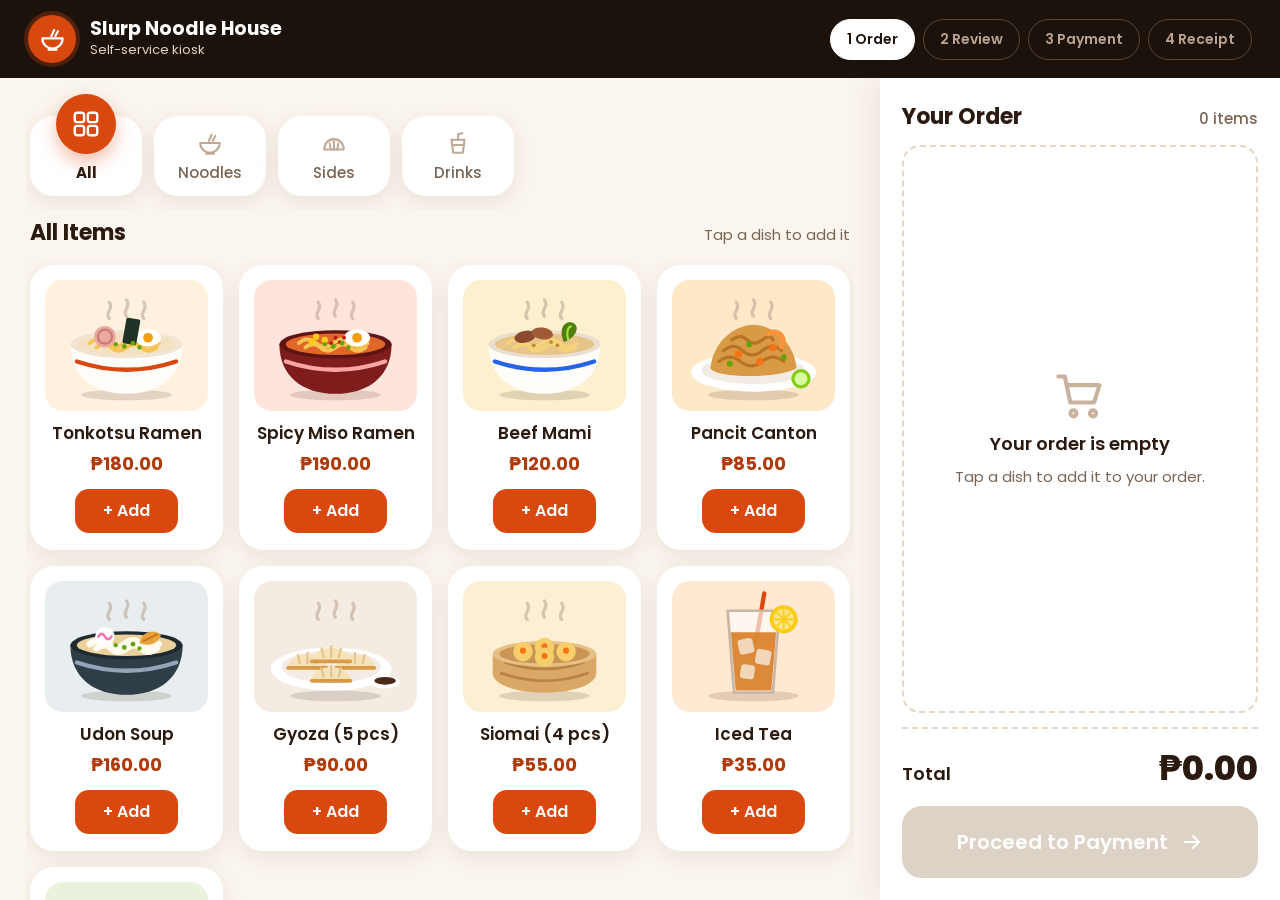
<file: index.html>
<!DOCTYPE html>
<html lang="en">
<head>
  <meta charset="UTF-8">
  <!-- Tablet kiosk: fit the screen width, and stop pinch-zoom so a stray touch never zooms the kiosk. -->
  <meta name="viewport" content="width=device-width, initial-scale=1, maximum-scale=1, user-scalable=no, viewport-fit=cover">
  <meta name="theme-color" content="#1c120c">
  <meta name="mobile-web-app-capable" content="yes">
  <title>Slurp Noodle House Kiosk</title>

  <!-- Fonts: Poppins (interface) and JetBrains Mono (receipt, transaction numbers).
       If the kiosk is offline, the browser falls back to system fonts. -->
  <link rel="preconnect" href="https://fonts.googleapis.com">
  <link rel="preconnect" href="https://fonts.gstatic.com" crossorigin>
  <link href="https://fonts.googleapis.com/css2?family=JetBrains+Mono:wght@400;600;700&family=Poppins:wght@400;500;600;700;800&display=swap" rel="stylesheet">

  <link rel="stylesheet" href="css/styles.css">
</head>
<body>
  <!-- The whole kiosk is rendered into this container by js/app.js -->
  <div id="app"></div>

  <!-- Plain scripts, no build step. ORDER MATTERS: each file may use the ones above it. -->
  <script src="js/products.js"></script>  <!-- menu data -->
  <script src="js/state.js"></script>     <!-- state, constants, transaction numbers -->
  <script src="js/helpers.js"></script>   <!-- peso(), cart math, toast -->
  <script src="js/icons.js"></script>     <!-- line icons -->
  <script src="js/art.js"></script>       <!-- dish illustrations -->
  <script src="js/cart.js"></script>      <!-- add / change quantity / remove -->
  <script src="js/cash.js"></script>      <!-- cash keypad + quick amounts -->
  <script src="js/payment.js"></script>   <!-- validation, payments, navigation -->
  <script src="js/views.js"></script>     <!-- one function per screen -->
  <script src="js/app.js"></script>       <!-- render + click handling (starts the app) -->
</body>
</html>
</file>
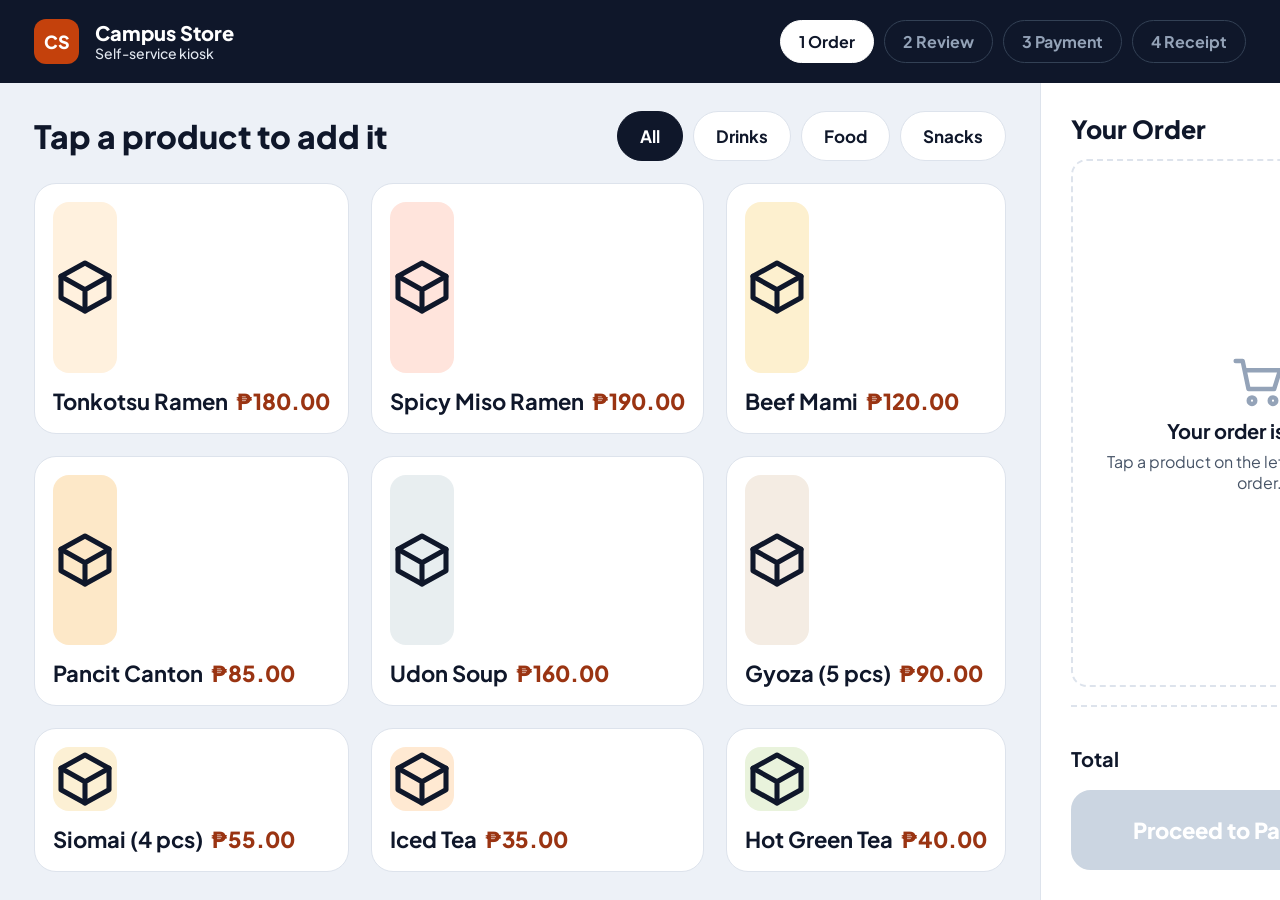
<file: index-optimizedv1.html>
<!DOCTYPE html>
<html lang="en">
<head>
  <meta charset="UTF-8">
  <meta name="viewport" content="width=device-width, initial-scale=1">
  <title>Campus Store Kiosk</title>

  <!-- Fonts: Plus Jakarta Sans (interface) and JetBrains Mono (receipt, transaction numbers).
       If the kiosk is offline, the browser falls back to system fonts. -->
  <link rel="preconnect" href="https://fonts.googleapis.com">
  <link rel="preconnect" href="https://fonts.gstatic.com" crossorigin>
  <link href="https://fonts.googleapis.com/css2?family=JetBrains+Mono:wght@400;600;700&family=Plus+Jakarta+Sans:wght@400;500;600;700;800&display=swap" rel="stylesheet">

  <link rel="stylesheet" href="css/styles-optimizedv1.css">
</head>
<body>
  <!-- The whole kiosk is rendered into this container by js/app-optimizedv1.js -->
  <div id="app"></div>

  <script src="js/products.js" defer></script>
  <script src="js/app-optimizedv1.js" defer></script>
</body>
</html>
</file>
<file: css/styles.css>
/* =====================================================================
   Slurp Noodle House Kiosk - redesign stage
   Warm noodle-shop theme, built for tablets (landscape AND portrait).
   Only the look changed. The behavior lives in js/app.js.
   ===================================================================== */

/* ===== Design tokens ===== */
:root {
  --ink: #2b1a10;
  --brown: #1c120c;
  --brown-soft: #33231a;
  --orange: #d9480f;
  --orange-dark: #b13a0a;
  --orange-soft: #fff1e6;
  --cream: #fff6ea;
  --bg: #faf5ee;
  --card: #ffffff;
  --border: #efe3d4;
  --muted: #7a6554;
  --green: #15803d;
  --green-bg: #dcfce7;
  --red: #b42318;
  --red-bg: #fee4e2;
  --purple: #6d28d9;
  --purple-bg: #ede9fe;
  --radius: 24px;
  --shadow: 0 6px 22px rgba(90, 45, 10, 0.09);
  --font: "Poppins", "Segoe UI", system-ui, sans-serif;
  --mono: "JetBrains Mono", "Consolas", "Courier New", monospace;
}

* { box-sizing: border-box; }

html, body {
  margin: 0;
  height: 100%;
  background: var(--bg);
  color: var(--ink);
  font-family: var(--font);
  -webkit-tap-highlight-color: transparent;
  -webkit-user-select: none;
  user-select: none;
  overscroll-behavior: none;
}

button { font-family: inherit; color: inherit; cursor: pointer; }
svg { display: block; }
h1, h2, p { margin: 0; }

/* ===== Page frame: header on top, the screen fills the rest ===== */
#app { height: 100vh; height: 100dvh; display: flex; flex-direction: column; }
.screen { flex: 1; min-height: 0; overflow-y: auto; -webkit-overflow-scrolling: touch; }

/* ===== Header ===== */
.header {
  flex: none;
  min-height: 78px;
  background: var(--brown);
  color: #fff;
  display: flex;
  align-items: center;
  justify-content: space-between;
  gap: 16px;
  padding: 10px 28px;
  padding-top: max(10px, env(safe-area-inset-top));
}
.brand { display: flex; align-items: center; gap: 14px; min-width: 0; }
.brand-logo {
  width: 48px; height: 48px; flex: none;
  background: var(--orange);
  border-radius: 50%;
  display: grid; place-items: center;
  box-shadow: 0 0 0 4px rgba(217, 72, 15, 0.28);
}
.brand-logo svg { width: 27px; height: 27px; color: #fff; }
.brand-name { font-weight: 700; font-size: 19px; line-height: 1.15; white-space: nowrap; }
.brand-sub { font-size: 13px; font-weight: 400; color: #e4d3c3; }

.steps { display: flex; gap: 8px; }
.step {
  padding: 9px 16px;
  border-radius: 999px;
  font-weight: 600; font-size: 14px;
  white-space: nowrap;
  border: 1px solid #5a4636;
  color: #bba48f;
}
.step.done { background: var(--brown-soft); border-color: var(--brown-soft); color: #fff; }
.step.active { background: #fff; border-color: #fff; color: var(--brown); }

/* ===== Shared buttons + cards ===== */
.btn {
  border-radius: 20px;
  border: 2px solid var(--ink);
  background: #fff;
  font-weight: 600; font-size: 20px;
  min-height: 72px;
  padding: 0 26px;
  display: inline-flex; align-items: center; justify-content: center; gap: 12px;
  transition: transform 0.08s ease;
}
.btn:active { transform: scale(0.97); }
.btn svg { width: 24px; height: 24px; flex: none; }
.btn-primary { background: var(--orange); border-color: var(--orange); color: #fff; box-shadow: 0 8px 18px rgba(217, 72, 15, 0.28); }
.btn-primary:disabled { background: #ddd2c6; border-color: #ddd2c6; color: #fff; box-shadow: none; cursor: not-allowed; }
.btn-secondary:disabled { opacity: 0.5; cursor: not-allowed; }

.card { background: var(--card); border: 1px solid var(--border); border-radius: var(--radius); box-shadow: var(--shadow); }
.sub { margin-top: 4px; color: var(--muted); font-size: 16px; font-weight: 400; line-height: 1.45; }
.note { margin-top: 16px; color: var(--muted); font-size: 14px; font-weight: 400; }

/* ===== Screen 1: Order ===== */
.order-layout { display: grid; grid-template-columns: minmax(0, 1fr) 400px; overflow: hidden; }
.products-area { padding: 8px 26px 0; display: flex; flex-direction: column; min-height: 0; min-width: 0; }

/* Category tabs (icon circle pops up when selected) */
.cat-row { display: flex; gap: 12px; padding: 30px 4px 14px; overflow-x: auto; flex: none; scrollbar-width: none; }
.cat-row::-webkit-scrollbar { display: none; }
.cat-tab {
  position: relative;
  flex: none;
  min-width: 112px; height: 80px;
  padding: 0 14px 12px;
  border: none; border-radius: 24px;
  background: #fff;
  box-shadow: var(--shadow);
  display: flex; align-items: flex-end; justify-content: center;
  font-weight: 500; font-size: 15px; color: var(--muted);
  transition: transform 0.12s ease;
}
.cat-tab:active { transform: scale(0.96); }
.cat-icon {
  position: absolute; top: 10px; left: 50%;
  width: 36px; height: 36px; margin-left: -18px;
  border-radius: 50%;
  display: grid; place-items: center;
  color: #bfa995;
  transition: all 0.15s ease;
}
.cat-icon svg { width: 26px; height: 26px; }
.cat-tab.selected { color: var(--ink); font-weight: 700; }
.cat-tab.selected .cat-icon {
  top: -22px; width: 60px; height: 60px; margin-left: -30px;
  background: var(--orange); color: #fff;
  box-shadow: 0 8px 18px rgba(217, 72, 15, 0.35);
}
.cat-tab.selected .cat-icon svg { width: 30px; height: 30px; }

.section-head { display: flex; align-items: baseline; justify-content: space-between; gap: 12px; padding: 6px 4px 12px; flex: none; }
.section-head h1 { font-size: 22px; font-weight: 700; }
.section-head span { color: var(--muted); font-size: 15px; }

.product-grid {
  flex: 1; min-height: 0;
  overflow-y: auto; -webkit-overflow-scrolling: touch;
  display: grid;
  grid-template-columns: repeat(auto-fill, minmax(180px, 1fr));
  grid-auto-rows: max-content;
  gap: 16px;
  padding: 4px 4px 28px;
}
.product-card {
  position: relative;
  display: flex; flex-direction: column; align-items: center; gap: 6px;
  padding: 12px 12px 14px;
  background: #fff;
  border: 3px solid transparent;
  border-radius: 24px;
  box-shadow: var(--shadow);
  text-align: center;
  transition: transform 0.08s ease;
}
.product-card:active { transform: scale(0.97); }
.product-card.in-order { border-color: var(--orange); }
.product-art {
  width: 100%; aspect-ratio: 140 / 98;
  border-radius: 18px;
  display: grid; place-items: center;
  padding: 6px;
}
.product-art svg { width: 100%; height: 100%; }
.product-name { margin-top: 6px; font-weight: 600; font-size: 17px; line-height: 1.25; }
.product-price { font-weight: 700; font-size: 18px; color: var(--orange-dark); }
.add-pill {
  margin-top: 6px;
  min-height: 44px; padding: 0 28px;
  display: inline-flex; align-items: center;
  border-radius: 14px;
  background: var(--orange); color: #fff;
  font-weight: 600; font-size: 16px;
}
.badge {
  position: absolute; top: 10px; right: 10px; z-index: 1;
  min-width: 36px; height: 36px; padding: 0 8px; border-radius: 999px;
  background: var(--orange); color: #fff;
  display: grid; place-items: center; font-weight: 700; font-size: 17px;
  box-shadow: 0 4px 10px rgba(217, 72, 15, 0.4);
}

/* Order panel (right side in landscape) */
.order-panel {
  background: #fff;
  box-shadow: -8px 0 28px rgba(90, 45, 10, 0.07);
  padding: 22px 22px 22px;
  display: flex; flex-direction: column; min-height: 0;
}
.panel-head { display: flex; justify-content: space-between; align-items: baseline; margin-bottom: 12px; flex: none; }
.panel-head h2 { font-size: 22px; font-weight: 700; }
.panel-head span { color: var(--muted); font-weight: 500; font-size: 15px; }
.order-rows { flex: 1; min-height: 0; overflow-y: auto; -webkit-overflow-scrolling: touch; display: flex; flex-direction: column; gap: 12px; padding-right: 2px; }
.order-row { position: relative; flex: none; background: #fffaf4; border: 1px solid var(--border); border-radius: 18px; padding: 14px 14px 12px; }
.row-name { font-weight: 600; font-size: 17px; padding-right: 54px; }
.row-each { font-size: 13px; color: var(--muted); }
.row-bottom { display: flex; align-items: center; margin-top: 8px; }
.qty { display: flex; align-items: center; gap: 10px; }
.qty-btn {
  width: 48px; height: 48px; border-radius: 14px;
  border: 1px solid var(--border); background: #fff;
  font-size: 24px; font-weight: 700; line-height: 1;
  display: grid; place-items: center;
}
.qty-btn.plus { background: var(--brown); border-color: var(--brown); color: #fff; }
.qty-btn:active { transform: scale(0.92); }
.qty-num { min-width: 26px; text-align: center; font-weight: 700; font-size: 20px; }
.row-subtotal { margin-left: auto; font-weight: 700; font-size: 20px; }
.trash-btn {
  position: absolute; top: 10px; right: 10px;
  width: 46px; height: 46px; border-radius: 14px; border: none;
  background: var(--red-bg); color: var(--red);
  display: grid; place-items: center;
}
.trash-btn svg { width: 22px; height: 22px; }

.order-empty {
  flex: 1; border: 2px dashed #e6d6c3; border-radius: 18px;
  display: flex; flex-direction: column; align-items: center; justify-content: center;
  text-align: center; padding: 20px; color: var(--muted); gap: 8px; font-size: 15px;
}
.order-empty svg { width: 52px; height: 52px; color: #c9b39e; }
.order-empty strong { font-size: 18px; font-weight: 600; color: var(--ink); }

.panel-foot { flex: none; border-top: 2px dashed #e6d6c3; margin-top: 14px; padding-top: 14px; }
.total-line { display: flex; justify-content: space-between; align-items: baseline; margin-bottom: 12px; }
.total-line .label { font-weight: 600; font-size: 18px; }
.total-line .amount { font-weight: 800; font-size: 34px; }
.panel-foot .btn { width: 100%; }

/* ===== Screen 2: Review ===== */
.review-wrap { width: 100%; max-width: 1040px; margin: 0 auto; padding: 32px 28px 36px; }
.review-wrap h1, .pay-head h1 { font-size: 32px; font-weight: 700; }
.table-card { margin-top: 22px; overflow: hidden; }
.table-head, .table-row { display: grid; grid-template-columns: minmax(0, 1fr) 110px 150px 150px; align-items: center; padding: 0 28px; }
.table-head { height: 52px; background: #fffaf4; border-bottom: 1px solid var(--border); font-size: 13px; font-weight: 600; letter-spacing: 0.08em; color: var(--muted); }
.table-row { min-height: 70px; border-bottom: 1px solid var(--border); font-size: 20px; }
.table-row .name { font-weight: 600; }
.table-row .unit { color: var(--muted); }
.table-row .subtotal { font-weight: 700; }
.table-head > :nth-child(n+2), .table-row > :nth-child(n+2) { text-align: right; }
.table-head > :nth-child(2), .table-row > :nth-child(2) { text-align: center; }
.table-row .qty-cell { font-weight: 700; }
.table-space { height: 28px; }
.table-foot { background: var(--cream); border-top: 2px solid #fde3bf; padding: 20px 28px; display: flex; justify-content: space-between; align-items: center; gap: 12px; }
.table-foot .t1 { font-weight: 700; font-size: 20px; }
.table-foot .t2 { color: var(--muted); font-size: 15px; }
.table-foot .big { font-size: 46px; font-weight: 800; color: var(--orange-dark); line-height: 1.1; }
.button-row { display: flex; gap: 16px; margin-top: 22px; }
.button-row .btn-secondary { width: 240px; flex: none; }
.button-row .btn-primary { flex: 1; }

/* ===== Screen 3: Payment method ===== */
.pay-wrap { width: 100%; max-width: 1120px; margin: 0 auto; padding: 32px 28px 36px; }
.pay-head { display: flex; justify-content: space-between; align-items: flex-end; gap: 16px; }
.due-card { padding: 10px 24px 8px; text-align: right; border-radius: 20px; flex: none; }
.due-card .l { font-size: 13px; font-weight: 600; letter-spacing: 0.08em; color: var(--muted); }
.due-card .v { font-size: 36px; font-weight: 800; color: var(--orange-dark); line-height: 1.15; }
.method-grid { display: grid; grid-template-columns: repeat(3, 1fr); gap: 22px; margin: 28px 0; }
.method-card {
  min-height: 340px; border-radius: 28px; border: 2px solid transparent; background: #fff; box-shadow: var(--shadow);
  display: flex; flex-direction: column; align-items: center; justify-content: center;
  text-align: center; padding: 26px 20px; gap: 10px;
  transition: transform 0.08s ease, border-color 0.12s ease;
}
.method-card:active { transform: scale(0.97); border-color: var(--orange); }
.method-icon { width: 120px; height: 120px; border-radius: 50%; display: grid; place-items: center; margin-bottom: 10px; }
.method-icon svg { width: 58px; height: 58px; }
.method-card h2 { font-size: 26px; font-weight: 700; }
.method-card p { color: var(--muted); font-size: 16px; line-height: 1.45; max-width: 260px; }
.pay-wrap > .btn { width: 260px; }

/* ===== Screen 4: Cash ===== */
.cash-layout { display: grid; grid-template-columns: 1fr 1fr; gap: 32px; padding: 28px 40px 32px; align-content: start; max-width: 1180px; width: 100%; margin: 0 auto; }
.title-line { display: flex; align-items: center; gap: 14px; }
.title-line h1 { font-size: 30px; font-weight: 700; }
.title-icon { width: 56px; height: 56px; border-radius: 18px; display: grid; place-items: center; flex: none; }
.title-icon svg { width: 30px; height: 30px; }
.amount-card { margin-top: 18px; padding: 0 22px; min-height: 76px; display: flex; align-items: center; justify-content: space-between; gap: 10px; border-radius: 22px; }
.amount-card .l { color: var(--muted); font-weight: 500; font-size: 18px; }
.amount-card .v { font-size: 34px; font-weight: 800; }
.field-label { margin: 18px 0 8px; font-weight: 600; font-size: 17px; }
.amount-input { min-height: 78px; border: 3px solid var(--ink); border-radius: 22px; background: #fff; padding: 0 22px; display: flex; align-items: center; font-size: 38px; font-weight: 700; }
.amount-input.error { border-color: var(--red); }
.alert-box { margin-top: 12px; padding: 14px 18px; border-radius: 18px; background: var(--red-bg); border: 2px solid #fda29b; color: var(--red); display: flex; align-items: flex-start; gap: 12px; text-align: left; }
.alert-box svg { width: 26px; height: 26px; flex: none; margin-top: 2px; }
.alert-box strong { display: block; font-size: 18px; font-weight: 700; }
.alert-box span { display: block; font-size: 15px; font-weight: 500; line-height: 1.4; }
.quick-label { margin: 16px 0 8px; color: var(--muted); font-weight: 500; font-size: 15px; }
.quick-row { display: grid; grid-template-columns: repeat(4, 1fr); gap: 10px; }
.quick-btn { min-height: 60px; border-radius: 16px; border: 1px solid var(--border); background: #fff; box-shadow: var(--shadow); font-weight: 600; font-size: 18px; }
.quick-btn.selected { background: var(--brown); border-color: var(--brown); color: #fff; }
.change-box { margin-top: 16px; min-height: 90px; padding: 0 22px; border-radius: 22px; background: var(--green-bg); border: 2px solid #86efac; display: flex; align-items: center; justify-content: space-between; gap: 10px; color: var(--green); }
.change-box .t1 { font-weight: 700; font-size: 20px; }
.change-box .t2 { font-size: 14px; font-weight: 500; }
.change-box .v { font-size: 40px; font-weight: 800; }
.keypad-area { display: flex; flex-direction: column; gap: 12px; }
.keypad { display: grid; grid-template-columns: repeat(3, 1fr); gap: 10px; }
.key { height: 92px; border-radius: 20px; border: 1px solid var(--border); background: #fff; box-shadow: var(--shadow); font-weight: 600; font-size: 34px; display: grid; place-items: center; }
.key.muted { background: #f6ece0; font-size: 22px; }
.key svg { width: 32px; height: 32px; }
.key:active { background: var(--orange-soft); transform: scale(0.96); }
.keypad-area .btn { width: 100%; }
.keypad-area .btn-primary { min-height: 80px; font-size: 22px; }
.keypad-area .btn-secondary { min-height: 64px; font-size: 18px; }

/* ===== Screen 5: Success ===== */
.center-wrap { display: flex; justify-content: center; align-items: flex-start; padding: 32px 24px 36px; }
.success-card { width: 100%; max-width: 700px; padding: 38px 42px 36px; text-align: center; border-radius: 36px; }
.success-icon { width: 108px; height: 108px; border-radius: 50%; background: var(--green); display: grid; place-items: center; margin: 0 auto 20px; box-shadow: 0 0 0 10px var(--green-bg); }
.success-icon svg { width: 58px; height: 58px; color: #fff; }
.success-card h1 { color: #14532d; font-size: 40px; font-weight: 700; }
.success-card .sub { margin-bottom: 24px; }
.details { border: 1px solid var(--border); border-radius: 22px; overflow: hidden; text-align: left; margin-bottom: 20px; }
.detail-row { display: flex; justify-content: space-between; align-items: center; gap: 12px; padding: 0 22px; min-height: 56px; border-bottom: 1px solid var(--border); font-size: 17px; color: var(--muted); font-weight: 500; }
.detail-row:last-child { border-bottom: none; }
.detail-row:first-child { background: #fffaf4; }
.detail-row .v { color: var(--ink); font-weight: 700; font-size: 19px; text-align: right; }
.detail-row .v.mono { font-family: var(--mono); font-size: 18px; }
.detail-row .v.green { color: var(--green); font-size: 22px; }
.success-card .btn { width: 100%; }

/* ===== Screen 6: Receipt ===== */
.receipt-layout { display: grid; grid-template-columns: minmax(0, 460px) minmax(0, 400px); gap: 48px; justify-content: center; align-items: start; padding: 28px 24px 36px; }
.receipt-paper {
  background: #fff; border-radius: 8px; padding: 28px 28px 22px; font-family: var(--mono);
  box-shadow: 0 12px 30px rgba(90, 45, 10, 0.14); display: flex; flex-direction: column; font-size: 15px;
}
.receipt-paper .title { text-align: center; font-weight: 700; font-size: 21px; letter-spacing: 0.05em; }
.receipt-paper .sub-title { text-align: center; font-size: 12px; color: var(--muted); margin: 6px 0 14px; }
.dash { border-top: 1.5px dashed #b9a48f; margin: 12px 0; }
.r-line { display: flex; justify-content: space-between; gap: 12px; margin: 4px 0; }
.r-head { font-size: 12px; color: var(--muted); font-weight: 600; margin: 8px 0 12px; }
.r-item { margin-bottom: 12px; }
.r-item .n { display: flex; justify-content: space-between; gap: 12px; font-weight: 700; }
.r-item .d { color: var(--muted); font-size: 13px; }
.r-total { font-weight: 700; font-size: 21px; margin: 6px 0 12px; }
.r-status { color: var(--green); font-weight: 700; }
.receipt-paper .spacer { height: 10px; }
.receipt-paper .thanks { text-align: center; font-size: 13px; margin-top: 8px; }
.receipt-actions { padding-top: 12px; }
.receipt-actions h1 { margin-bottom: 8px; font-size: 34px; font-weight: 700; }
.receipt-actions .sub { margin-bottom: 22px; }
.receipt-actions .btn { width: 100%; }
.receipt-actions .btn-secondary { min-height: 64px; margin-top: 16px; font-size: 18px; }

/* ===== Screens 7 + 8: QR and Card (visual on the left, instructions on the right) ===== */
.split-layout { display: grid; grid-template-columns: minmax(0, 420px) minmax(0, 560px); gap: 48px; justify-content: center; align-items: center; padding: 28px 28px 36px; }
.visual-card { min-height: 440px; border-radius: 36px; display: grid; place-items: center; padding: 24px; }
.visual-card.tall { min-height: 520px; }
.qr-box { width: 300px; max-width: 100%; aspect-ratio: 1; border: 2px dashed #b9a48f; border-radius: 12px; position: relative; text-align: center; }
.qr-corner { position: absolute; width: 72px; height: 72px; background: var(--brown); border-radius: 8px; }
.qr-corner::before { content: ""; position: absolute; inset: 13px; background: #fff; }
.qr-corner::after { content: ""; position: absolute; inset: 25px; background: var(--brown); }
.qr-corner.tl { top: 14px; left: 14px; } .qr-corner.tr { top: 14px; right: 14px; } .qr-corner.bl { bottom: 14px; left: 14px; }
.qr-label { position: absolute; top: 50%; left: 0; right: 0; transform: translateY(-30%); font-family: var(--mono); font-size: 14px; font-weight: 700; }
.qr-label small { display: block; font-weight: 400; font-size: 12px; color: var(--muted); }
.qr-ref { margin-top: 14px; color: var(--muted); font-weight: 600; font-size: 15px; text-align: center; }
.reader-svg { width: 100%; max-width: 320px; height: auto; }
.info-side .title-line { margin-bottom: 16px; }
.info-side .amount-card { margin-top: 0; min-height: 84px; }
.info-side .amount-card .v { font-size: 40px; color: var(--orange-dark); }
.qr-steps { list-style: none; margin: 18px 0; padding: 0; display: flex; flex-direction: column; gap: 14px; }
.qr-steps li { display: flex; gap: 14px; align-items: center; font-size: 18px; line-height: 1.4; }
.qr-steps .n { width: 38px; height: 38px; border-radius: 50%; background: var(--brown); color: #fff; display: grid; place-items: center; font-weight: 700; font-size: 16px; flex: none; }
.info-side .button-row { margin-top: 18px; }
.info-side .button-row .btn-secondary { width: 200px; }
.info-side .note { margin-top: 14px; font-size: 14px; }

.instruction { margin: 18px 0 14px; font-weight: 700; font-size: 22px; line-height: 1.35; }
.processing { background: var(--purple-bg); border: 2px solid #c4b5fd; border-radius: 20px; padding: 20px 22px; color: #4c1d95; }
.processing .top { display: flex; align-items: center; gap: 12px; font-weight: 700; font-size: 20px; }
.spinner { width: 26px; height: 26px; border: 4px solid #c4b5fd; border-top-color: var(--purple); border-radius: 50%; animation: spin 0.9s linear infinite; flex: none; }
@keyframes spin { to { transform: rotate(360deg); } }
.progress { height: 12px; background: #fff; border-radius: 999px; margin: 14px 0 10px; overflow: hidden; }
.progress > div { height: 100%; width: 60%; background: var(--purple); border-radius: 999px; }
.progress > div.running { width: 0; animation: fill-bar 1.8s linear forwards; }
@keyframes fill-bar { to { width: 100%; } }
.processing .warn { font-size: 14px; font-weight: 500; }

/* ===== Toast ===== */
.toast {
  position: fixed; bottom: 30px; left: 50%; transform: translateX(-50%);
  max-width: calc(100vw - 40px);
  background: var(--brown); color: #fff; font-weight: 600; font-size: 17px;
  padding: 14px 26px; border-radius: 999px; display: flex; align-items: center; gap: 12px;
  z-index: 50; box-shadow: 0 10px 26px rgba(28, 18, 12, 0.35);
  animation: toast-in 0.2s ease-out;
}
.toast svg { width: 22px; height: 22px; color: #4ade80; flex: none; }
.toast.error svg { color: #f87171; }
@keyframes toast-in { from { opacity: 0; transform: translate(-50%, 12px); } to { opacity: 1; transform: translate(-50%, 0); } }

/* =====================================================================
   Tablet layouts
   ===================================================================== */

/* Smaller landscape tablets (about 1024 wide): slimmer order panel */
@media (max-width: 1100px) {
  .order-layout { grid-template-columns: minmax(0, 1fr) 360px; }
  .products-area { padding: 8px 18px 0; }
  .product-grid { grid-template-columns: repeat(auto-fill, minmax(165px, 1fr)); gap: 14px; }
  .header { padding-left: 20px; padding-right: 20px; }
  .step { padding: 8px 13px; font-size: 13px; }
  .cash-layout { padding-left: 24px; padding-right: 24px; gap: 24px; }
  .split-layout { gap: 32px; }
}

/* Portrait tablets (like the inspiration screenshot): products on top, order bar at the bottom */
@media (orientation: portrait) {
  .header { padding-left: 20px; padding-right: 20px; }
  .brand-name { font-size: 17px; }
  .step { padding: 8px 12px; font-size: 13px; }

  .order-layout { grid-template-columns: minmax(0, 1fr); grid-template-rows: minmax(0, 1fr) auto; }
  .products-area { padding: 6px 20px 0; }
  .product-grid { grid-template-columns: repeat(3, 1fr); gap: 14px; padding-bottom: 20px; }
  .order-panel {
    height: 35dvh; min-height: 290px; max-height: 430px;
    border-radius: 30px 30px 0 0;
    box-shadow: 0 -10px 30px rgba(90, 45, 10, 0.12);
    padding: 18px 22px max(18px, env(safe-area-inset-bottom));
  }
  .order-rows { display: grid; grid-template-columns: 1fr 1fr; align-content: start; gap: 10px; }
  .order-empty { padding: 12px; }
  .order-empty svg { width: 40px; height: 40px; }
  .panel-foot { display: flex; align-items: center; gap: 18px; margin-top: 12px; padding-top: 12px; }
  .total-line { display: block; margin: 0; flex: none; }
  .total-line .label { display: block; font-size: 14px; color: var(--muted); font-weight: 500; }
  .total-line .amount { font-size: 30px; line-height: 1.1; }
  .panel-foot .btn { flex: 1; width: auto; min-height: 68px; }

  .toast { bottom: auto; top: 96px; }

  .method-grid { grid-template-columns: 1fr; gap: 16px; }
  .method-card { min-height: 0; flex-direction: row; justify-content: flex-start; text-align: left; gap: 22px; padding: 22px 26px; }
  .method-icon { width: 100px; height: 100px; margin: 0; flex: none; }
  .method-icon svg { width: 50px; height: 50px; }
  .method-card p { max-width: none; }

  .split-layout { grid-template-columns: minmax(0, 560px); gap: 24px; align-items: start; }
  .visual-card, .visual-card.tall { min-height: 0; padding: 26px; }
  .reader-svg { max-width: 260px; }

  .receipt-layout { grid-template-columns: minmax(0, 520px); gap: 28px; }
}

/* Narrow screens (small tablets / large phones): stack the cash screen and the receipt */
@media (max-width: 760px) {
  .cash-layout { grid-template-columns: 1fr; padding: 22px 20px 28px; }
  .product-grid { grid-template-columns: repeat(2, 1fr); }
  .order-rows { grid-template-columns: 1fr; }
  .steps { gap: 5px; }
  .step { padding: 7px 9px; font-size: 12px; }
  .brand-sub { display: none; }
  .table-head, .table-row { grid-template-columns: minmax(0, 1fr) 70px 110px 110px; padding: 0 16px; }
  .table-row { font-size: 17px; }
  .button-row .btn-secondary { width: 150px; }
  .pay-head { flex-direction: column; align-items: flex-start; }
}

/* Short landscape screens: tighten vertical space */
@media (orientation: landscape) and (max-height: 760px) {
  .header { min-height: 66px; }
  .cat-row { padding-top: 26px; }
  .key { height: 76px; }
  .method-card { min-height: 280px; }
  .visual-card, .visual-card.tall { min-height: 380px; }
}

/* ===== Printing: only the receipt paper ===== */
@media print {
  html, body, #app { height: auto; background: #fff; }
  .header, .receipt-actions, .toast { display: none !important; }
  .screen, .receipt-layout { display: block; overflow: visible; padding: 0; }
  .receipt-paper { box-shadow: none; max-width: 420px; margin: 0 auto; }
}
</file>
<file: css/styles-optimizedv1.css>
/* ===== Design tokens (taken from the IT415 Sample UI) - optimized v1 ===== */
:root {
  --navy: #0f172a;
  --navy-soft: #1b2436;
  --orange: #c4410c;
  --orange-dark: #9a3412;
  --cream: #fff4e8;
  --bg: #edf1f7;
  --card: #ffffff;
  --border: #dde3ec;
  --text: #0f172a;
  --muted: #475467;
  --green: #15803d;
  --green-bg: #dcfce7;
  --red: #b42318;
  --red-bg: #fee2e2;
  --blue: #1d4ed8;
  --blue-bg: #dbeafe;
  --purple: #6d28d9;
  --purple-bg: #ede9fe;
  --radius: 22px;
  --font: "Plus Jakarta Sans", "Segoe UI", system-ui, sans-serif;
  --mono: "JetBrains Mono", "Consolas", "Courier New", monospace;
}

* { box-sizing: border-box; }

html, body {
  margin: 0;
  height: 100%;
  background: var(--bg);
  color: var(--text);
  font-family: var(--font);
  -webkit-tap-highlight-color: transparent;
  user-select: none;
}

button { font-family: inherit; color: inherit; cursor: pointer; touch-action: manipulation; }   /* no double-tap zoom on taps */
button:focus-visible { outline: 3px solid var(--orange); outline-offset: 3px; }
svg { display: block; }

/* ===== Page frame: header on top, screen fills the rest ===== */
#app { height: 100%; display: flex; flex-direction: column; }
.screen { flex: 1; min-height: 0; }

/* ===== Header ===== */
.header {
  height: 83px;
  flex: none;
  background: var(--navy);
  color: #fff;
  display: flex;
  align-items: center;
  justify-content: space-between;
  padding: 0 34px;
}
.brand { display: flex; align-items: center; gap: 16px; }
.brand-logo {
  width: 45px; height: 45px;
  background: var(--orange);
  border-radius: 12px;
  display: grid; place-items: center;
  font-weight: 800; font-size: 18px;
}
.brand-name { font-weight: 800; font-size: 20px; line-height: 1.1; }
.brand-sub { font-size: 14px; font-weight: 500; color: #e2e8f0; }

.steps { display: flex; gap: 10px; }
.step {
  padding: 10px 18px;
  border-radius: 999px;
  font-weight: 700; font-size: 16px;
  border: 1px solid #334155;
  color: #94a3b8;
}
.step.done { background: var(--navy-soft); border-color: var(--navy-soft); color: #fff; }
.step.active { background: #fff; border-color: #fff; color: var(--navy); }

/* ===== Shared buttons ===== */
.btn {
  border-radius: 20px;
  border: 2px solid var(--navy);
  background: #fff;
  font-weight: 800; font-size: 22px;
  min-height: 80px;
  padding: 0 28px;
  display: inline-flex; align-items: center; justify-content: center; gap: 14px;
}
.btn:active { transform: scale(0.98); }
.btn-primary { background: var(--orange); border-color: var(--orange); color: #fff; }
.btn-primary:disabled { background: #cbd5e1; border-color: #cbd5e1; color: #fff; cursor: not-allowed; }
.btn svg { width: 24px; height: 24px; }

.card { background: var(--card); border: 1px solid var(--border); border-radius: var(--radius); }
.peso-orange { color: var(--orange-dark); font-weight: 800; }

/* ===== Screen 1: Order ===== */
.order-layout { display: grid; grid-template-columns: 1fr 437px; height: 100%; }
.products-area { padding: 28px 34px; display: flex; flex-direction: column; min-height: 0; }
.products-top { display: flex; align-items: center; justify-content: space-between; margin-bottom: 22px; }
.products-top h1 { margin: 0; font-size: 32px; font-weight: 800; }
.chips { display: flex; gap: 10px; }
.chip {
  min-height: 50px; padding: 0 22px;
  border-radius: 999px; border: 1px solid var(--border);
  background: #fff; font-weight: 700; font-size: 17px;
}
.chip.selected { background: var(--navy); border-color: var(--navy); color: #fff; }

.product-grid {
  flex: 1; min-height: 0;
  display: grid; grid-template-columns: repeat(3, 1fr); grid-template-rows: repeat(2, 1fr);
  gap: 22px;
}
.product-card {
  position: relative;
  display: flex; flex-direction: column; gap: 14px;
  padding: 18px;
  background: #fff;
  border: 1.5px solid var(--border);
  border-radius: 22px;
  text-align: left;
  min-height: 0;
}
.product-card.in-order { border: 3px solid var(--orange); padding: 16.5px; }
.product-tile { flex: 1; min-height: 0; border-radius: 16px; display: grid; place-items: center; }
.product-info { display: flex; justify-content: space-between; align-items: baseline; gap: 8px; }
.product-name { font-weight: 700; font-size: 22px; white-space: nowrap; }
.product-price { font-weight: 800; font-size: 22px; color: var(--orange-dark); white-space: nowrap; }
.badge {
  position: absolute; top: 28px; right: 28px;
  width: 38px; height: 38px; border-radius: 50%;
  background: var(--orange); color: #fff;
  display: grid; place-items: center; font-weight: 800; font-size: 18px;
}

/* Order panel (right side) */
.order-panel {
  background: #fff; border-left: 1px solid var(--border);
  padding: 30px; display: flex; flex-direction: column; min-height: 0;
}
.panel-head { display: flex; justify-content: space-between; align-items: baseline; margin-bottom: 14px; }
.panel-head h2 { margin: 0; font-size: 25px; font-weight: 800; }
.panel-head span { color: var(--muted); font-weight: 600; font-size: 16px; }
.order-rows { flex: 1; min-height: 0; overflow-y: auto; display: flex; flex-direction: column; gap: 14px; }
.order-row { border: 1px solid var(--border); border-radius: 16px; padding: 16px 16px 14px; position: relative; }
.row-name { font-weight: 800; font-size: 20px; }
.row-each { font-size: 14px; color: var(--muted); font-weight: 500; }
.row-bottom { display: flex; align-items: center; margin-top: 6px; }
.qty { display: flex; align-items: center; gap: 14px; }
.qty-btn {
  width: 50px; height: 50px; border-radius: 12px; border: 1px solid var(--border);
  background: #f4f6fa; font-size: 24px; font-weight: 800; display: grid; place-items: center;
}
.qty-btn.plus { background: var(--navy); border-color: var(--navy); color: #fff; }
.qty-num { min-width: 22px; text-align: center; font-weight: 800; font-size: 22px; }
.row-subtotal { margin-left: auto; font-weight: 800; font-size: 22px; }
.trash-btn {
  position: absolute; top: 12px; right: 12px;
  width: 46px; height: 46px; border-radius: 12px; border: none;
  background: var(--red-bg); color: var(--red);
  display: grid; place-items: center;
}
.trash-btn svg { width: 22px; height: 22px; }

.order-empty {
  flex: 1; border: 2px dashed var(--border); border-radius: 16px;
  display: flex; flex-direction: column; align-items: center; justify-content: center;
  text-align: center; padding: 24px; color: var(--muted); gap: 8px;
}
.order-empty svg { width: 56px; height: 56px; color: #94a3b8; }
.order-empty strong { font-size: 20px; color: var(--text); }

.panel-foot { border-top: 2px dashed var(--border); margin-top: 18px; padding-top: 18px; }
.total-line { display: flex; justify-content: space-between; align-items: baseline; margin-bottom: 14px; }
.total-line .label { font-weight: 700; font-size: 20px; }
.total-line .amount { font-weight: 800; font-size: 40px; }
.panel-foot .btn { width: 100%; }

/* ===== Screen 2: Review ===== */
.review-wrap { max-width: 1084px; margin: 0 auto; padding: 40px 0 0; }
.review-wrap h1, .pay-head h1 { margin: 0; font-size: 36px; font-weight: 800; }
.sub { margin: 4px 0 0; color: var(--muted); font-size: 18px; font-weight: 500; }
.table-card { margin-top: 24px; overflow: hidden; }
.table-head, .table-row { display: grid; grid-template-columns: 1fr 160px 220px 200px; align-items: center; padding: 0 34px; }
.table-head { height: 58px; background: #f8fafc; border-bottom: 1px solid var(--border);
  font-size: 15px; font-weight: 800; letter-spacing: 0.06em; color: var(--muted); }
.table-row { height: 76px; border-bottom: 1px solid var(--border); font-size: 24px; }
.table-row .name { font-weight: 800; }
.table-row .unit { color: var(--muted); }
.table-row .subtotal { font-weight: 800; }
.table-head > :nth-child(n+2), .table-row > :nth-child(n+2) { text-align: right; }
.table-head > :nth-child(2), .table-row > :nth-child(2) { text-align: center; }
.table-row .qty-cell { font-weight: 800; }
.table-space { height: 70px; }
.table-foot { background: var(--cream); border-top: 2px solid #fde9c4; padding: 24px 34px;
  display: flex; justify-content: space-between; align-items: center; }
.table-foot .t1 { font-weight: 800; font-size: 22px; }
.table-foot .t2 { color: var(--muted); font-size: 16px; }
.table-foot .big { font-size: 52px; font-weight: 800; color: var(--orange-dark); }
.button-row { display: flex; gap: 20px; margin-top: 24px; }
.button-row .btn-secondary { width: 295px; }
.button-row .btn-primary { flex: 1; }

/* ===== Screen 3: Payment method ===== */
.pay-wrap { max-width: 1168px; margin: 0 auto; padding: 42px 0 0; }
.pay-head { display: flex; justify-content: space-between; align-items: flex-end; }
.pay-head h1 { margin-top: 28px; }
.due-card { padding: 12px 28px 10px; text-align: right; border-radius: 18px; }
.due-card .l { font-size: 14px; font-weight: 800; letter-spacing: 0.06em; color: var(--muted); }
.due-card .v { font-size: 40px; font-weight: 800; color: var(--orange-dark); line-height: 1.1; }
.method-grid { display: grid; grid-template-columns: repeat(3, 1fr); gap: 30px; margin-top: 34px; }
.method-card {
  height: 420px; border-radius: 28px; border: 2px solid var(--border); background: #fff;
  display: flex; flex-direction: column; align-items: center; justify-content: center;
  text-align: center; padding: 30px; gap: 14px;
}
.method-card:active { transform: scale(0.98); }
.method-icon { width: 146px; height: 146px; border-radius: 50%; display: grid; place-items: center; margin-bottom: 14px; }
.method-icon svg { width: 72px; height: 72px; }
.method-card h2 { margin: 0; font-size: 34px; font-weight: 800; }
.method-card p { margin: 0; color: var(--muted); font-size: 19px; font-weight: 500; max-width: 300px; }
.pay-wrap > .btn { margin-top: 34px; width: 295px; }

/* ===== Screen 4: Cash ===== */
.cash-layout { display: grid; grid-template-columns: 1fr 1fr; gap: 42px; padding: 34px 67px 0; }
.title-line { display: flex; align-items: center; gap: 16px; }
.title-line h1 { margin: 0; font-size: 36px; font-weight: 800; }
.title-icon { width: 58px; height: 58px; border-radius: 16px; display: grid; place-items: center; }
.title-icon svg { width: 30px; height: 30px; }
.amount-card { margin-top: 22px; padding: 0 26px; height: 86px; display: flex; align-items: center; justify-content: space-between; border-radius: 22px; }
.amount-card .l { color: var(--muted); font-weight: 700; font-size: 21px; }
.amount-card .v { font-size: 38px; font-weight: 800; }
.field-label { margin: 22px 0 8px; font-weight: 800; font-size: 19px; }
.amount-input { height: 82px; border: 3px solid var(--navy); border-radius: 22px; background: #fff;
  padding: 0 26px; display: flex; align-items: center; font-size: 42px; font-weight: 800; }
.amount-input.error { border-color: var(--red); }
.quick-label { margin: 18px 0 8px; color: var(--muted); font-weight: 700; font-size: 17px; }
.quick-row { display: grid; grid-template-columns: repeat(4, 1fr); gap: 12px; }
.quick-btn { height: 62px; border-radius: 16px; border: 1px solid var(--border); background: #fff; font-weight: 800; font-size: 20px; }
.quick-btn.selected { background: var(--navy); border-color: var(--navy); color: #fff; }
.change-box { margin-top: 18px; height: 94px; padding: 0 26px; border-radius: 22px; background: var(--green-bg);
  border: 2px solid #86efac; display: flex; align-items: center; justify-content: space-between; color: var(--green); }
.change-box .t1 { font-weight: 800; font-size: 22px; }
.change-box .t2 { font-size: 16px; font-weight: 600; }
.change-box .v { font-size: 46px; font-weight: 800; }
.keypad-area { display: flex; flex-direction: column; gap: 14px; }
.keypad { display: grid; grid-template-columns: repeat(3, 1fr); gap: 12px; }
.key { height: 116px; border-radius: 18px; border: 1px solid var(--border); background: #fff; font-weight: 800; font-size: 38px; display: grid; place-items: center; }
.key.muted { background: #f1f4f9; font-size: 25px; }
.key svg { width: 34px; height: 34px; }
.key:active { background: #eef2f7; }
.keypad-area .btn { width: 100%; min-height: 84px; }
.keypad-area .btn-secondary { min-height: 66px; font-size: 21px; }

/* ===== Screen 5: Success ===== */
.center-wrap { height: 100%; display: flex; justify-content: center; padding-top: 42px; }
.success-card { width: 750px; height: max-content; padding: 42px 50px 40px; text-align: center; border-radius: 40px; }
.success-icon { width: 118px; height: 118px; border-radius: 50%; background: #15803d; display: grid; place-items: center; margin: 0 auto 22px; }
.success-icon svg { width: 62px; height: 62px; color: #fff; }
.success-card h1 { margin: 0; color: #14532d; font-size: 46px; font-weight: 800; }
.success-card .sub { margin-bottom: 26px; }
.details { border: 1px solid var(--border); border-radius: 22px; overflow: hidden; text-align: left; margin-bottom: 20px; }
.detail-row { display: flex; justify-content: space-between; align-items: center; padding: 0 26px; height: 57px;
  border-bottom: 1px solid var(--border); font-size: 20px; color: var(--muted); font-weight: 600; }
.detail-row:last-child { border-bottom: none; }
.detail-row:first-child { background: #f8fafc; height: 64px; }
.detail-row .v { color: var(--text); font-weight: 800; font-size: 22px; }
.detail-row .v.mono { font-family: var(--mono); font-size: 23px; }
.detail-row .v.green { color: var(--green); font-size: 26px; }
.success-card .btn { width: 100%; min-height: 80px; }

/* ===== Screen 6: Receipt ===== */
.receipt-layout { display: grid; grid-template-columns: 490px 440px; gap: 58px; justify-content: center; align-items: center; padding: 30px 0; height: 100%; }
.receipt-paper { background: #fff; border-radius: 8px; padding: 32px 33px 24px; font-family: var(--mono);
  box-shadow: 0 10px 28px rgba(15, 23, 42, 0.12); height: 692px; display: flex; flex-direction: column; font-size: 16px; }
.receipt-paper .title { text-align: center; font-weight: 700; font-size: 22px; letter-spacing: 0.05em; }
.receipt-paper .sub-title { text-align: center; font-size: 13px; color: var(--muted); margin: 6px 0 16px; }
.dash { border-top: 1.5px dashed #94a3b8; margin: 12px 0; }
.r-line { display: flex; justify-content: space-between; margin: 4px 0; }
.r-head { font-size: 12px; color: var(--muted); font-weight: 600; margin: 8px 0 12px; }
.r-item { margin-bottom: 12px; }
.r-item .n { display: flex; justify-content: space-between; font-weight: 700; }
.r-item .d { color: var(--muted); font-size: 14px; }
.r-total { font-weight: 700; font-size: 22px; margin: 6px 0 12px; }
.r-status { color: var(--green); font-weight: 700; }
.receipt-paper .spacer { flex: 1; }
.receipt-paper .thanks { text-align: center; font-size: 13px; margin-top: 10px; }
.receipt-actions h1 { margin: 0 0 8px; font-size: 38px; font-weight: 800; }
.receipt-actions .sub { margin-bottom: 20px; }
.receipt-actions .btn { width: 100%; }
.receipt-actions .btn-secondary { min-height: 66px; margin-top: 18px; font-size: 21px; }
.note { margin: 18px 0 0; color: var(--muted); font-size: 16px; font-weight: 500; }

/* ===== Screen 7: QR ===== */
.split-layout { height: 100%; display: grid; grid-template-columns: 457px 641px; gap: 68px; justify-content: center; align-items: center; padding-bottom: 40px; }
.visual-card { height: 458px; border-radius: 40px; display: grid; place-items: center; }
.visual-card.tall { height: 542px; }
.qr-box { width: 312px; height: 312px; border: 2px dashed #94a3b8; border-radius: 10px; position: relative; text-align: center; }
.qr-corner { position: absolute; width: 75px; height: 75px; background: var(--navy); border-radius: 8px; }
.qr-corner::before { content: ""; position: absolute; inset: 14px; background: #fff; }
.qr-corner::after { content: ""; position: absolute; inset: 26px; background: var(--navy); }
.qr-corner.tl { top: 15px; left: 15px; } .qr-corner.tr { top: 15px; right: 15px; } .qr-corner.bl { bottom: 15px; left: 15px; }
.qr-label { position: absolute; top: 140px; left: 0; right: 0; font-family: var(--mono); font-size: 14px; font-weight: 700; }
.qr-label small { display: block; font-weight: 400; font-size: 12px; }
.qr-ref { margin-top: 14px; color: var(--muted); font-weight: 700; font-size: 16px; text-align: center; }
.info-side .title-line { margin-bottom: 18px; }
.info-side .amount-card { margin-top: 0; height: 90px; }
.info-side .amount-card .v { font-size: 46px; color: var(--orange-dark); }
.qr-steps { list-style: none; margin: 18px 0; padding: 0; display: flex; flex-direction: column; gap: 14px; }
.qr-steps li { display: flex; gap: 16px; align-items: center; font-size: 20px; font-weight: 500; }
.qr-steps .n { width: 38px; height: 38px; border-radius: 50%; background: var(--navy); color: #fff; display: grid; place-items: center; font-weight: 800; font-size: 17px; flex: none; }
.info-side .button-row { margin-top: 18px; gap: 16px; }
.info-side .button-row .btn-secondary { width: 232px; min-height: 82px; }
.info-side .note { margin-top: 14px; font-size: 15px; }

/* ===== Screen 8: Card ===== */
.instruction { margin: 20px 0 14px; font-weight: 800; font-size: 25px; }
.processing { background: var(--purple-bg); border: 2px solid #c4b5fd; border-radius: 20px; padding: 22px 24px; color: #4c1d95; }
.processing .top { display: flex; align-items: center; gap: 14px; font-weight: 800; font-size: 22px; }
.spinner { width: 26px; height: 26px; border: 4px solid #c4b5fd; border-top-color: var(--purple); border-radius: 50%; animation: spin 0.9s linear infinite; }
@keyframes spin { to { transform: rotate(360deg); } }
.progress { height: 12px; background: #fff; border-radius: 999px; margin: 14px 0 10px; overflow: hidden; }
.progress > div { height: 100%; width: 60%; background: var(--purple); border-radius: 999px; }
.processing .warn { font-size: 16px; font-weight: 500; }

/* ===== Toast (bottom center) ===== */
.toast {
  position: fixed; bottom: 34px; left: 50%; transform: translateX(-50%);
  background: var(--navy); color: #fff; font-weight: 700; font-size: 19px;
  padding: 16px 28px; border-radius: 999px; display: flex; align-items: center; gap: 12px;
  z-index: 50; animation: toast-in 0.2s ease-out;
}
.toast svg { width: 22px; height: 22px; color: #4ade80; }
.toast.error svg { color: #f87171; }
@keyframes toast-in { from { opacity: 0; transform: translate(-50%, 12px); } to { opacity: 1; transform: translate(-50%, 0); } }

/* ===== Stage 3 additions: card progress animation, disabled secondary button ===== */
/* The bar is animated with transform (scaleX) instead of width, so it does not force layout every frame. */
.progress > div { transform-origin: left center; will-change: transform; }
.progress > div.running { width: 100%; animation: fill-bar 1.8s linear forwards; }
@keyframes fill-bar { from { transform: scaleX(0); } to { transform: scaleX(1); } }
.btn-secondary:disabled { opacity: 0.5; cursor: not-allowed; }

/* ===== Reduced motion ===== */
@media (prefers-reduced-motion: reduce) {
  .toast { animation: none; }
  .btn:active, .method-card:active { transform: none; }
}

/* ===== Print: only the receipt paper is printed ===== */
@media print {
  html, body { height: auto; background: #fff; }
  #app { height: auto; display: block; }
  .header, .receipt-actions, .toast { display: none !important; }
  .screen { min-height: 0; }
  .receipt-layout { display: block; height: auto; padding: 0; }
  .receipt-paper { height: auto; max-width: 420px; margin: 0 auto; box-shadow: none; border-radius: 0; }
  .receipt-paper .spacer { flex: none; height: 8px; }
  * { -webkit-print-color-adjust: exact; print-color-adjust: exact; }
}
</file>
